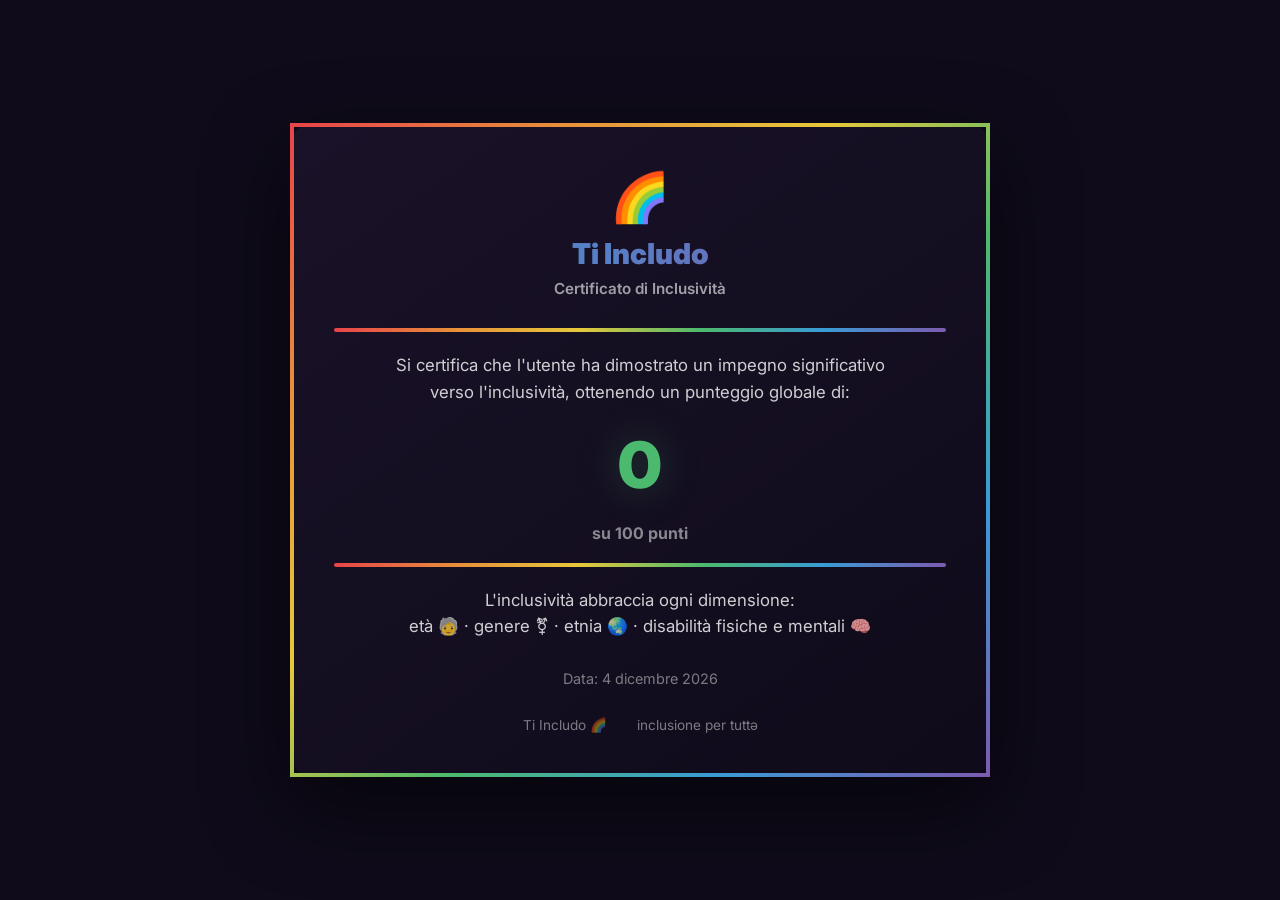
<file: certificato.html>
<!DOCTYPE html>
<html lang="it">
<head>
    <meta charset="UTF-8">
    <meta name="viewport" content="width=device-width, initial-scale=1.0">
    <title>Certificato di Inclusività — Ti Includo</title>
    <link rel="preconnect" href="https://fonts.googleapis.com" crossorigin>
    <link rel="preconnect" href="https://fonts.gstatic.com" crossorigin>
    <link href="https://fonts.googleapis.com/css2?family=Inter:wght@400;600;700;900&display=swap" rel="stylesheet">
    <style>
        * { box-sizing: border-box; margin: 0; padding: 0; }
        body {
            font-family: 'Inter', system-ui, sans-serif;
            min-height: 100vh;
            display: flex;
            align-items: center;
            justify-content: center;
            background: #0f0b1a;
            padding: 20px;
        }
        .cert {
            max-width: 700px;
            width: 100%;
            background: linear-gradient(145deg, #1a1228, #0f0b1a);
            border: 4px solid transparent;
            border-radius: 24px;
            padding: 40px;
            text-align: center;
            box-shadow: 0 30px 80px rgba(0,0,0,.6);
            position: relative;
            border-image: linear-gradient(135deg, #e8444a, #e8903a, #e6c83a, #4cba6e, #3a9bd5, #7c5bb0) 1;
        }
        .cert::before {
            content: '';
            position: absolute;
            inset: -2px;
            border-radius: 26px;
            background: linear-gradient(135deg, #e8444a, #e8903a, #e6c83a, #4cba6e, #3a9bd5, #7c5bb0);
            z-index: -1;
            padding: 2px;
            -webkit-mask: linear-gradient(#fff 0 0) content-box, linear-gradient(#fff 0 0);
            -webkit-mask-composite: xor;
            mask-composite: exclude;
        }
        h1 {
            font-size: 1.8rem;
            font-weight: 900;
            background: linear-gradient(90deg, #3a9bd5, #7c5bb0);
            -webkit-background-clip: text;
            -webkit-text-fill-color: transparent;
            background-clip: text;
            margin-bottom: 8px;
        }
        .subtitle {
            color: rgba(255,255,255,.6);
            font-weight: 600;
            font-size: .95rem;
            margin-bottom: 30px;
        }
        .rainbow {
            height: 4px;
            background: linear-gradient(90deg, #e8444a, #e8903a, #e6c83a, #4cba6e, #3a9bd5, #7c5bb0);
            border-radius: 2px;
            margin: 20px 0;
        }
        .cert-text {
            color: rgba(255,255,255,.8);
            font-size: 1.05rem;
            line-height: 1.6;
            margin: 20px 0;
        }
        .score-big {
            font-size: 4rem;
            font-weight: 1000;
            color: #4cba6e;
            margin: 20px 0;
            text-shadow: 0 0 40px rgba(76,186,110,.3);
        }
        .score-label {
            color: rgba(255,255,255,.5);
            font-weight: 700;
            font-size: 1rem;
        }
        .date {
            color: rgba(255,255,255,.45);
            font-size: .9rem;
            margin-top: 30px;
        }
        .footer-cert {
            display: flex;
            justify-content: center;
            gap: 30px;
            margin-top: 30px;
            color: rgba(255,255,255,.45);
            font-size: .85rem;
        }
        @media print {
            body { background: #fff; }
            .cert { box-shadow: none; border: 4px solid #3a9bd5; }
            .cert::before { display: none; }
        }
        @media (max-width: 480px) {
            .cert { padding: 24px; }
            h1 { font-size: 1.3rem; }
            .score-big { font-size: 3rem; }
        }
    </style>
</head>
<body>
    <div class="cert">
        <div style="font-size:3rem;margin-bottom:10px;">🌈</div>
        <h1>Ti Includo</h1>
        <p class="subtitle">Certificato di Inclusività</p>
        <div class="rainbow"></div>
        <p class="cert-text">
            Si certifica che l'utente ha dimostrato un impegno significativo<br>
            verso l'inclusività, ottenendo un punteggio globale di:
        </p>
        <div class="score-big" id="userScoreDisplay">0</div>
        <p class="score-label">su 100 punti</p>
        <div class="rainbow"></div>
        <p class="cert-text small muted">
            L'inclusività abbraccia ogni dimensione:<br>
            età 🧓 · genere ⚧️ · etnia 🌏 · disabilità fisiche e mentali 🧠
        </p>
        <p class="date" id="certDate"></p>
        <div class="footer-cert">
            <span>Ti Includo 🌈</span>
            <span>inclusione per tuttə</span>
        </div>
    </div>
    <script>
        document.getElementById('certDate').textContent = 'Data: ' + new Date().toLocaleDateString('it-IT', { year: 'numeric', month: 'long', day: 'numeric' });
    </script>
</body>
</html>
</file>
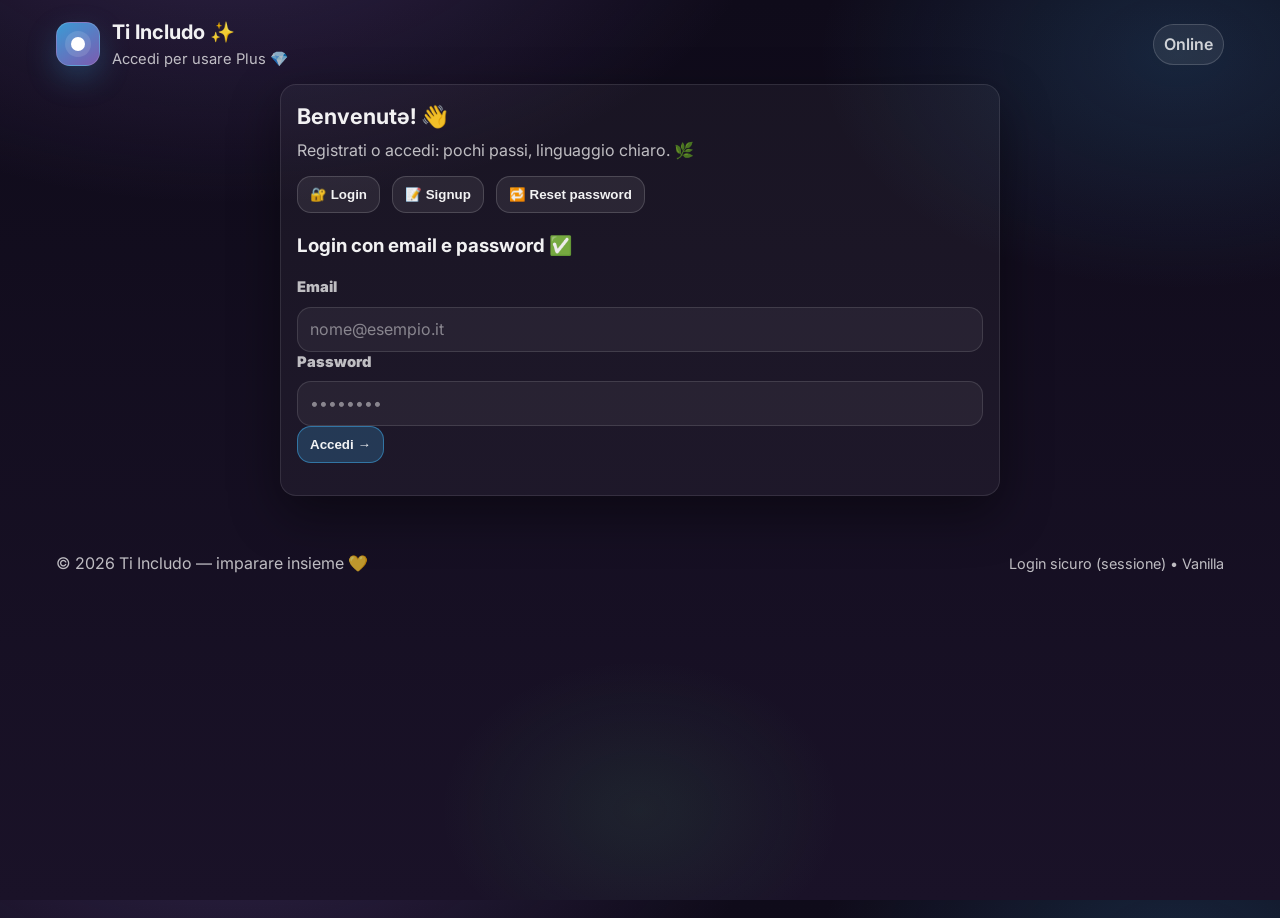
<file: login.html>
<!-- login.html -->
<!doctype html>
<html lang="it">
<head>
  <meta charset="utf-8" />
  <meta name="viewport" content="width=device-width, initial-scale=1" />
  <meta name="theme-color" content="#2f9bff" />
  <meta name="description" content="Ti Includo — Login, registrazione e reset password" />
  <link rel="manifest" href="./manifest.webmanifest" />
  <link rel="preconnect" href="https://fonts.googleapis.com" crossorigin>
  <link rel="preconnect" href="https://fonts.gstatic.com" crossorigin>
  <link href="https://fonts.googleapis.com/css2?family=Inter:wght@400;600;700&display=swap" rel="stylesheet">
  <link rel="stylesheet" href="./styles.css?v=<?= time(); ?>" />
  <title>Ti Includo — Accedi</title>
</head>
<body>
  <a class="skip-link" href="#main">Salta al contenuto</a>

  <header class="topbar" role="banner">
    <div class="brand">
      <div class="logo" aria-hidden="true"><span class="logo-dot"></span></div>
      <div>
        <h1 class="brand-title">Ti Includo ✨</h1>
        <p class="brand-subtitle">Accedi per usare Plus 💎</p>
      </div>
    </div>
    <div class="topbar-right">
      <div class="status" aria-live="polite">
        <span class="status-pill" id="netPill">Online</span>
      </div>
    </div>
  </header>

  <main id="main" class="main" role="main">
    <section class="card" style="max-width: 720px; margin: 0 auto;">
      <div class="view-header" style="margin-top:0;">
        <div>
          <h2 style="margin:0;">Benvenutə! 👋</h2>
          <p class="muted" id="pageHint" style="margin-top:6px;">Registrati o accedi: pochi passi, linguaggio chiaro. 🌿</p>
        </div>
      </div>

      <div class="toolbar" style="margin-top:8px;">
        <button class="btn is-tab is-active" type="button" data-tab="login">🔐 Login</button>
        <button class="btn is-tab" type="button" data-tab="signup">📝 Signup</button>
        <button class="btn is-tab" type="button" data-tab="reset">🔁 Reset password</button>
      </div>

      <!-- LOGIN -->
      <div class="tab-panel" data-panel="login">
        <h3>Login con email e password ✅</h3>

        <form id="loginForm" class="grid-form" autocomplete="on">
          <label class="field">
            <span class="field-label">Email</span>
            <input name="email" type="email" placeholder="nome@esempio.it" required autocomplete="email" />
          </label>

          <label class="field">
            <span class="field-label">Password</span>
            <input name="password" type="password" placeholder="••••••••" required minlength="8" autocomplete="current-password" />
          </label>

          <button class="btn primary" type="submit">Accedi →</button>
        </form>

        <p class="muted" id="loginMsg" role="status" aria-live="polite" style="margin-top:12px;"></p>
      </div>

      <!-- SIGNUP -->
      <div class="tab-panel" data-panel="signup" hidden>
        <h3>Registrazione 🌍</h3>

        <form id="signupForm" class="grid-form" autocomplete="on">
          <label class="field">
            <span class="field-label">Nome</span>
            <input name="name" type="text" placeholder="Es. Giulia" required maxlength="60" />
          </label>

          <label class="field">
            <span class="field-label">Email</span>
            <input name="email" type="email" placeholder="nome@esempio.it" required autocomplete="email" />
          </label>

          <label class="field">
            <span class="field-label">Password</span>
            <input name="password" type="password" placeholder="Minimo 8 caratteri" required minlength="8" autocomplete="new-password" />
          </label>

          <label class="field">
            <span class="field-label">Città</span>
            <input name="city" type="text" placeholder="Es. Roma" required maxlength="80" />
          </label>

          <label class="field">
            <span class="field-label">Pronomi preferiti</span>
            <select name="pronouns" required>
              <option value="">— Seleziona —</option>
              <option value="lei">Lei (ella)</option>
              <option value="lui">Lui (ello)</option>
              <option value="loro">Loro (singular they)</option>
              <option value="qualsiasi">Qualsiasi</option>
              <option value="non_binario">Non binario / gender neutral</option>
              <option value="altro">Altro / Non specificato</option>
            </select>
          </label>

          <label class="field">
            <span class="field-label">Sesso biologico</span>
            <select name="bio_sex" required>
              <option value="">— Seleziona —</option>
              <option value="femminile">Femminile</option>
              <option value="maschile">Maschile</option>
              <option value="intersex">Intersex</option>
              <option value="non_dichiarato">Preferisco non dichiarare</option>
            </select>
          </label>

          <label class="field">
            <span class="field-label">Gender percepito</span>
            <select name="gender" required>
              <option value="">— Seleziona —</option>
              <option value="donna">Donna</option>
              <option value="uomo">Uomo</option>
              <option value="non_binario">Non binario</option>
              <option value="genderfluid">Genderfluid</option>
              <option value="agender">Agender</option>
              <option value="altro">Altro</option>
              <option value="non_dichiarato">Preferisco non dichiarare</option>
            </select>
          </label>

          <label class="check">
            <input name="terms" type="checkbox" required />
            <span>Accetto i termini del servizio 📄 (demo)</span>
          </label>

          <button class="btn primary" type="submit">Crea account →</button>
        </form>

        <p class="muted" id="signupMsg" role="status" aria-live="polite" style="margin-top:12px;"></p>
      </div>

      <!-- RESET -->
      <div class="tab-panel" data-panel="reset" hidden>
        <h3>Reset password 🔁</h3>
        <p class="muted">Per la demo: inserisci la tua email e riceverai un messaggio di conferma. ✉️</p>

        <form id="resetForm" class="grid-form">
          <label class="field">
            <span class="field-label">Email</span>
            <input name="email" type="email" placeholder="nome@esempio.it" required autocomplete="email" />
          </label>

          <button class="btn primary" type="submit">Invia richiesta →</button>
        </form>

        <p class="muted" id="resetMsg" role="status" aria-live="polite" style="margin-top:12px;"></p>
      </div>
    </section>
  </main>

  <footer class="footer" role="contentinfo">
    <p>© <span id="year"></span> Ti Includo — imparare insieme 💛</p>
    <p class="muted small">Login sicuro (sessione) • Vanilla</p>
  </footer>

  <script>
    document.getElementById('year').textContent = new Date().getFullYear();
  </script>
  <script>
    // Mini JS di tab + feedback + fetch backend
    const $ = (s, r=document) => r.querySelector(s);
    const $$ = (s, r=document) => Array.from(r.querySelectorAll(s));

    const tabs = $$('.is-tab');
    const panels = $$('[data-panel]');

    const setTab = (tab) => {
      tabs.forEach(b => b.classList.toggle('is-active', b.dataset.tab === tab));
      panels.forEach(p => {
        p.hidden = p.dataset.panel !== tab;
      });
    };

    tabs.forEach(b => b.addEventListener('click', () => setTab(b.dataset.tab)));

    const setMsg = (el, text, isError=false) => {
      el.textContent = text || '';
      el.style.color = isError ? 'var(--warn)' : 'var(--muted)';
    };

    const appRedirect = () => { window.location.href = './dashboard.html'; };

    $('#loginForm')?.addEventListener('submit', async (e) => {
      e.preventDefault();
      const msg = $('#loginMsg');
      setMsg(msg, '', false);

      const form = new FormData(e.target);
      const email = form.get('email');
      const password = form.get('password');

      try {
        const res = await fetch('./auth.php?action=login', {
          method: 'POST',
          credentials: 'same-origin',
          headers: { 'Content-Type': 'application/x-www-form-urlencoded; charset=utf-8' },
          body: new URLSearchParams({ email, password })
        });
        const data = await res.json();
        if (!res.ok || data.error) throw new Error(data.error || 'Errore login');

        setMsg(msg, 'Login riuscito ✅ Ti stiamo portando in dashboard…', false);
        setTimeout(appRedirect, 700);
      } catch (err) {
        setMsg(msg, err.message || 'Errore login', true);
      }
    });

    $('#signupForm')?.addEventListener('submit', async (e) => {
      e.preventDefault();
      const msg = $('#signupMsg');
      setMsg(msg, '', false);

      const form = new FormData(e.target);
      const name = form.get('name');
      const email = form.get('email');
      const password = form.get('password');
      const city = form.get('city');
      const pronouns = form.get('pronouns');
      const bioSex = form.get('bio_sex');
      const gender = form.get('gender');
      const termsChecked = !!form.get('terms');

      try {
        const res = await fetch('./auth.php?action=signup', {
          method: 'POST',
          credentials: 'same-origin',
          headers: { 'Content-Type': 'application/x-www-form-urlencoded; charset=utf-8' },
          body: new URLSearchParams({
            name, email, password, city,
            pronouns, bio_sex: bioSex, gender,
            terms: termsChecked ? '1' : '0'
          })
        });

        const data = await res.json();
        if (!res.ok || data.error) throw new Error(data.error || 'Errore signup');

        setMsg(msg, 'Registrazione riuscita ✅ Torniamo al login…', false);

        setTimeout(() => {
          // Richiediamo login (come richiesto) => spostiamo su tab login
          setTab('login');
          // se backend ha già loggato in sessione, facciamo logout per coerenza
          fetch('./auth.php?action=logout', { method:'POST', credentials:'same-origin' }).catch(()=>{});
        }, 900);
      } catch (err) {
        setMsg(msg, err.message || 'Errore signup: ' + (err.message || ''));
      }
    });

    $('#resetForm')?.addEventListener('submit', async (e) => {
      e.preventDefault();
      const msg = $('#resetMsg');
      setMsg(msg, '', false);

      const form = new FormData(e.target);
      const email = form.get('email');

      try {
        const res = await fetch('./auth.php?action=reset', {
          method: 'POST',
          credentials: 'same-origin',
          headers: { 'Content-Type': 'application/x-www-form-urlencoded; charset=utf-8' },
          body: new URLSearchParams({ email })
        });
        const data = await res.json();
        if (!res.ok || data.error) throw new Error(data.error || 'Errore reset');

        setMsg(msg, data.message || 'Richiesta inviata. Controlla la tua email. ✅', false);
      } catch (err) {
        setMsg(msg, err.message || 'Errore reset password', true);
      }
    });
  </script>
</body>
</html>
</file>
<file: styles.css>
/* Ti Includo - Inclusive palette (rainbow-inspired, accessible) */
:root{
  --bg: #0f0b1a;
  --surface: rgba(255,255,255,.07);
  --surface-2: rgba(255,255,255,.11);
  --text: rgba(255,255,255,.94);
  --muted: rgba(255,255,255,.72);
  --muted-2: rgba(255,255,255,.54);

  --rainbow-1: #e8444a; /* rosso */
  --rainbow-2: #e8903a; /* arancio */
  --rainbow-3: #e6c83a; /* giallo */
  --rainbow-4: #4cba6e; /* verde */
  --rainbow-5: #3a9bd5; /* azzurro */
  --rainbow-6: #7c5bb0; /* viola */

  --cat-eta: #e8903a;
  --cat-genere: #7c5bb0;
  --cat-etnia: #e8444a;
  --cat-disabilita: #e6c83a;
  --cat-religione: #4cba6e;

  --brand: var(--rainbow-5);
  --brand-2: #8ac9f0;

  --good: #4cba6e;
  --warn: #e6c83a;
  --bad: #e8444a;

  --border: rgba(255,255,255,.15);
  --shadow: 0 18px 50px rgba(0,0,0,.42);
  --radius: 16px;
  --radius-sm: 12px;

  --font: "Inter", system-ui, -apple-system, Segoe UI, Roboto, Arial, sans-serif;
  --content-max: 1200px;
  --focus: 0 0 0 4px rgba(58,155,213,.42);

  --fs-base: 16px;
}

*{ box-sizing: border-box; }
html, body { height: 100%; }
body{
  margin:0;
  font-family: var(--font);
  font-size: var(--fs-base);
  line-height: 1.45;
  background:
    radial-gradient(900px 520px at 18% -12%, rgba(124,91,176,.30), transparent 60%),
    radial-gradient(640px 420px at 92% 6%, rgba(58,155,213,.18), transparent 56%),
    radial-gradient(400px 300px at 50% 90%, rgba(76,186,110,.10), transparent 50%),
    linear-gradient(180deg, #0f0b1a 0%, #1a1228 100%);
  color: var(--text);
}

/* Focus tastiera ben visibile (inclusività) */
:focus-visible{
  outline: none;
  box-shadow: var(--focus);
  border-color: rgba(58,155,213,.65) !important;
}

::selection{ background: rgba(124,91,176,.45); color: #fff; }

a{ color: var(--rainbow-5); }
.justify{ text-align: justify; text-justify: inter-word; }
.muted{ color: var(--muted); }
.small{ font-size: .9rem; }

.skip-link{
  position: absolute;
  left: -999px; top: 8px;
  background: #fff; color: #000;
  padding: 10px 12px; border-radius: 10px;
  z-index: 9999;
}
.skip-link:focus{ left: 10px; outline: none; }

.topbar{
  max-width: var(--content-max);
  margin: 18px auto 10px;
  padding: 0 16px;
  display:flex; align-items:center; justify-content: space-between;
  gap: 12px;
}
.brand{ display:flex; gap: 12px; align-items:center; }
.logo{
  width: 44px; height: 44px; border-radius: 14px;
  background: linear-gradient(145deg, var(--rainbow-5), var(--rainbow-6));
  box-shadow: 0 12px 30px rgba(58,155,213,.28);
  display:flex; align-items:center; justify-content:center;
  border: 1px solid rgba(255,255,255,.14);
}
.logo-dot{
  width: 14px; height: 14px; border-radius: 50%;
  background: #fff;
  box-shadow: 0 0 0 6px rgba(255,255,255,.12);
}
.brand-title{ margin: 0; font-size: 1.25rem; }
.brand-subtitle{ margin: 2px 0 0; color: var(--muted); font-size: .92rem; }

.topbar-right{ display:flex; align-items:center; gap: 10px; }
.status-pill{
  display:inline-flex;
  align-items:center;
  gap: 8px;
  padding: 8px 10px;
  border-radius: 999px;
  background: rgba(255,255,255,.07);
  border: 1px solid rgba(255,255,255,.16);
  color: rgba(255,255,255,.78);
  font-weight: 600;
}

.icon-btn{
  background: rgba(255,255,255,.07);
  color: var(--text);
  border: 1px solid rgba(255,255,255,.16);
  border-radius: 12px;
  padding: 10px 12px;
  cursor: pointer;
  transition: transform .08s ease, background .2s ease, border-color .2s ease;
}
.icon-btn:hover{ background: rgba(255,255,255,.10); border-color: rgba(255,255,255,.24); }
.icon-btn:active{ transform: translateY(1px); }

.nav{
  max-width: var(--content-max);
  margin: 10px auto 0;
  padding: 0 16px;
  display:flex; gap: 10px;
  overflow: auto;
  scrollbar-width: none;
}
.nav::-webkit-scrollbar{ display:none; }
.nav-item{
  flex: 0 0 auto;
  background: rgba(255,255,255,.05);
  border: 1px solid rgba(255,255,255,.10);
  color: var(--muted);
  padding: 10px 12px;
  border-radius: 999px;
  cursor:pointer;
  font-weight: 800;
  transition: background .2s ease, border-color .2s ease, color .2s ease;
  white-space: nowrap;
}
.nav-item:hover{
  background: rgba(255,255,255,.07);
  border-color: rgba(255,255,255,.20);
}
.nav-item.is-active{
  background: rgba(58,155,213,.20);
  border-color: rgba(58,155,213,.55);
  color: rgba(255,255,255,.95);
}

.main{
  max-width: var(--content-max);
  margin: 14px auto 40px;
  padding: 0 16px;
}

.view{ display:none; }
.view.is-active{ display:block; }

.hero{
  display:grid;
  grid-template-columns: 1.15fr .85fr;
  gap: 16px;
  align-items: stretch;
}
.hero-content{
  background: rgba(255,255,255,.04);
  border: 1px solid rgba(255,255,255,.10);
  border-radius: var(--radius);
  padding: 18px;
  box-shadow: var(--shadow);
}
.hero-title{ margin: 6px 0; font-size: 1.6rem; }
.hero-text{ margin: 8px 0 14px; color: var(--muted); }
.hero-actions{ display:flex; gap: 10px; flex-wrap: wrap; }

.btn{
  background: rgba(255,255,255,.07);
  border: 1px solid rgba(255,255,255,.16);
  color: var(--text);
  border-radius: 14px;
  padding: 10px 12px;
  cursor:pointer;
  font-weight: 900;
  text-decoration:none;
  display:inline-flex; align-items:center; gap: 10px;
  transition: transform .08s ease, background .2s ease, border-color .2s ease;
}
.btn:hover{ background: rgba(255,255,255,.10); border-color: rgba(255,255,255,.24); }
.btn:active{ transform: translateY(1px); }
.btn.primary{
  background: rgba(58,155,213,.26);
  border-color: rgba(58,155,213,.62);
}
.btn.danger{
  background: rgba(232,68,74,.14);
  border-color: rgba(232,68,74,.35);
}
.btn.success{
  background: rgba(76,186,110,.22);
  border-color: rgba(76,186,110,.55);
}
.btn.warn{
  background: rgba(230,200,58,.16);
  border-color: rgba(230,200,58,.45);
}
.btn:disabled{
  opacity: .45;
  cursor: not-allowed;
  filter: grayscale(.6);
}
.btn.gold{
  background: linear-gradient(145deg, rgba(230,200,58,.25), rgba(230,200,58,.10));
  border-color: rgba(230,200,58,.55);
}

.card{
  background: rgba(255,255,255,.04);
  border: 1px solid rgba(255,255,255,.10);
  border-radius: var(--radius);
  padding: 16px;
  box-shadow: var(--shadow);
}

.quick-stats{
  margin-top: 14px;
  display:grid;
  grid-template-columns: 1fr 1fr;
  gap: 12px;
}
.stat-label{ color: var(--muted); margin: 0; font-weight: 800; }
.stat-value{
  margin-top: 8px;
  display:flex; align-items: baseline; gap: 8px;
  font-size: 2rem;
  font-weight: 950;
}
.stat-unit{ color: var(--muted); font-size: 1rem; }
.stat-hint{ margin: 8px 0 0; color: var(--muted-2); font-weight: 700; }

.grid-2{
  display:grid;
  grid-template-columns: 1fr 1fr;
  gap: 14px;
  margin-top: 14px;
}
.grid-3{
  display:grid;
  grid-template-columns: 1fr 1fr 1fr;
  gap: 14px;
  margin-top: 14px;
}

.view-header{
  display:flex;
  align-items:flex-end;
  justify-content: space-between;
  gap: 12px;
  margin: 6px 0 14px;
}
.view-header h2{ margin: 0; font-size: 1.35rem; }
.view-header p{ margin: 6px 0 0; }

.toolbar{
  display:flex; gap: 12px; align-items:flex-end;
  flex-wrap: wrap;
  margin-bottom: 14px;
}
.field{ display:flex; flex-direction: column; gap: 8px; min-width: 240px; flex: 1 1 auto; }
.field-label{ color: var(--muted); font-weight: 900; font-size: .92rem; }

input, select, textarea{
  width: 100%;
  background: rgba(255,255,255,.05);
  border: 1px solid rgba(255,255,255,.12);
  color: var(--text);
  border-radius: 14px;
  padding: 10px 12px;
  font: inherit;
}
textarea{ resize: vertical; min-height: 120px; }
input::placeholder, textarea::placeholder{ color: rgba(255,255,255,.45); }

input:focus, select:focus, textarea:focus{
  outline:none;
  box-shadow: var(--focus);
  border-color: rgba(58,155,213,.55);
}

/* FIX select dropdown - sfondo scuro e testo chiaro */
select option{
  background: #1a1228 !important;
  color: #fff !important;
  padding: 8px;
}
select optgroup{
  background: #1a1228 !important;
  color: var(--muted) !important;
}

.row{ display:flex; gap: 10px; flex-wrap: wrap; margin-top: 12px; }

.badge-row{ margin-top: 12px; display:flex; gap: 10px; flex-wrap: wrap; }
.badge{
  padding: 8px 10px;
  border-radius: 999px;
  border: 1px solid rgba(255,255,255,.12);
  background: rgba(255,255,255,.05);
  font-weight: 900;
  color: rgba(255,255,255,.86);
  font-size: .92rem;
}

.dict-layout{
  display:grid;
  grid-template-columns: 360px 1fr;
  gap: 14px;
  align-items: start;
}
.dict-sidebar{ padding: 14px; }
.list{ list-style:none; padding:0; margin:0; display:flex; flex-direction: column; gap: 8px; }
.list li{
  border-radius: 14px;
  border: 1px solid rgba(255,255,255,.10);
  background: rgba(255,255,255,.04);
  padding: 10px 12px;
  cursor:pointer;
}
.list li.is-selected{
  border-color: rgba(58,155,213,.55);
  background: rgba(58,155,213,.20);
}

.detail-actions{ margin-top: 16px; display:flex; gap: 10px; flex-wrap: wrap; }
.detail-section{ margin-top: 14px; }
.detail-section h4{ margin: 0 0 8px; font-size: 1rem; }

/* Dictionary pills */
.dict-pills{ display:flex; flex-wrap: wrap; gap: 8px; padding: 0; margin: 0; list-style: none; }
.dict-pill{
  display:inline-flex; flex-direction:column; gap:1px;
  border-radius: 999px; cursor:pointer;
  font-weight: 800; line-height:1.2;
  border: 2px solid rgba(255,255,255,.20);
  background: rgba(255,255,255,.05);
  transition: transform .1s ease, border-color .2s ease, background .2s ease;
  min-width: 60px;
  text-align: center;
}
.dict-pill:hover{ transform: scale(1.04); background: rgba(255,255,255,.09); }
.dict-pill.is-selected{
  background: rgba(255,255,255,.12);
  box-shadow: 0 0 15px rgba(255,255,255,.10);
}
.dict-pill .pill-term{ font-weight: 900; font-size:.9rem; }
.dict-pill .pill-meta{ font-size:.72rem; opacity:.7; font-weight:700; }
.dict-pill.livello-base{ padding: 4px 10px; }
.dict-pill.livello-intermedio{ padding: 6px 14px; }
.dict-pill.livello-avanzato{ padding: 8px 18px; }

/* Category pill borders */
.dict-pill.cat-Età{ border-color: var(--cat-eta); }
.dict-pill.cat-Gender{ border-color: var(--cat-genere); }
.dict-pill.cat-Etnia{ border-color: var(--cat-etnia); }
.dict-pill.cat-Disabilità{ border-color: var(--cat-disabilita); }
.dict-pill.cat-Religione{ border-color: var(--cat-religione); }

/* Color legend */
.legend-grid{ display:flex; flex-wrap:wrap; gap: 10px; margin-top:6px; }
.legend-item{
  display:flex; align-items:center; gap: 8px;
  padding: 8px 12px; border-radius: 999px;
  border: 1px solid rgba(255,255,255,.10);
  background: rgba(255,255,255,.04);
  font-weight: 800; font-size: .85rem;
}
.legend-dot{
  width: 14px; height: 14px; border-radius: 50%;
  flex-shrink:0;
}

.quiz-answers{ display:flex; flex-direction: column; gap: 10px; }
.quiz-answer{
  text-align:left;
  padding: 12px 12px;
  border-radius: 16px;
  border: 1px solid rgba(255,255,255,.12);
  background: rgba(255,255,255,.05);
  cursor:pointer;
  font-weight: 900;
}
.quiz-answer.is-selected{
  border-color: rgba(58,155,213,.62);
  background: rgba(58,155,213,.20);
}
.score-big{ display:flex; align-items: baseline; gap: 10px; font-weight: 1000; margin: 6px 0 8px; }
.score-number{ font-size: 2.2rem; font-weight: 1000; }

.news-list{ list-style:none; padding:0; margin:0; display:flex; flex-direction: column; gap: 10px; }
.news-item{
  padding: 12px 12px;
  border-radius: 16px;
  border: 1px solid rgba(255,255,255,.10);
  background: rgba(255,255,255,.04);
}
.news-title{ font-weight: 1000; margin: 0; }
.news-meta{ margin: 6px 0 0; color: var(--muted); font-weight: 800; font-size: .92rem; }
.news-link{ display:inline-block; margin-top: 6px; font-weight: 800; font-size:.92rem; }
.news-actions{ display:flex; gap: 8px; margin-top: 8px; flex-wrap: wrap; }

.footer{
  max-width: var(--content-max);
  margin: 20px auto 30px;
  padding: 0 16px;
  color: var(--muted);
  display:flex; justify-content: space-between; gap: 12px; flex-wrap: wrap;
  align-items:center;
}

/* Sheet */
.sheet-backdrop{
  position: fixed; inset: 0;
  background: rgba(0,0,0,.55);
  z-index: 90;
}
.sheet{
  position: fixed;
  right: 16px; top: 16px;
  width: min(420px, calc(100vw - 32px));
  background: rgba(18,12,32,.98);
  border: 1px solid rgba(255,255,255,.12);
  border-radius: 18px;
  z-index: 100;
  box-shadow: var(--shadow);
  max-height: calc(100vh - 32px);
  overflow-y: auto;
}
.sheet-head{
  padding: 14px 14px 10px;
  border-bottom: 1px solid rgba(255,255,255,.10);
  display:flex; justify-content: space-between; align-items:center; gap: 12px;
}
.sheet-body{ padding: 12px 14px 16px; }
.sheet-section{ margin-bottom: 18px; }

/* Contrast/high mode */
body.high-contrast{
  --surface: rgba(255,255,255,.14);
  --surface-2: rgba(255,255,255,.18);
  --border: rgba(255,255,255,.28);
  --muted: rgba(255,255,255,.92);
  --muted-2: rgba(255,255,255,.84);
  --shadow: 0 18px 50px rgba(0,0,0,.55);
}

/* Rainbow separators / accents */
.rainbow-bar{
  height: 4px;
  background: linear-gradient(90deg, var(--rainbow-1), var(--rainbow-2), var(--rainbow-3), var(--rainbow-4), var(--rainbow-5), var(--rainbow-6));
  border-radius: 2px;
  margin: 10px 0;
}

/* Profile section */
.profile-info-grid{
  display:grid;
  grid-template-columns: 1fr 1fr 1fr;
  gap: 12px;
  margin-top: 10px;
}
.profile-stat{
  text-align:center;
  padding: 14px;
  border-radius: var(--radius-sm);
  background: rgba(255,255,255,.04);
  border: 1px solid rgba(255,255,255,.08);
}
.profile-stat-value{
  font-size: 1.8rem;
  font-weight: 1000;
  margin: 4px 0 2px;
}
.profile-stat-label{
  color: var(--muted);
  font-weight: 800;
  font-size: .85rem;
}

/* Premium lock overlay */
.lock-overlay{
  position: relative;
  opacity: .65;
  pointer-events: auto;
}
.lock-overlay::after{
  content: "🔒 Plus";
  position: absolute;
  top: 50%; left: 50%;
  transform: translate(-50%, -50%);
  background: rgba(0,0,0,.75);
  color: var(--warn);
  padding: 8px 16px;
  border-radius: 999px;
  font-weight: 1000;
  font-size: .9rem;
  border: 1px solid rgba(230,200,58,.4);
  backdrop-filter: blur(6px);
}

/* Saved news */
.saved-news-item{
  display:flex;
  justify-content: space-between;
  align-items: center;
  gap: 10px;
}
.saved-news-item .news-content{ flex:1; min-width:0; }
.saved-news-item .btn{ flex-shrink:0; }

/* Pagination / tabs */
.tab-bar{
  display:flex;
  gap: 8px;
  margin-bottom: 14px;
  flex-wrap: wrap;
}
.tab-btn{
  padding: 8px 14px;
  border-radius: 999px;
  border: 1px solid rgba(255,255,255,.12);
  background: rgba(255,255,255,.05);
  color: var(--muted);
  cursor: pointer;
  font-weight: 800;
  transition: all .15s ease;
}
.tab-btn.is-active{
  background: rgba(58,155,213,.20);
  border-color: rgba(58,155,213,.55);
  color: var(--text);
}

/* Certificato preview */
.cert-preview{
  border: 3px dashed var(--rainbow-4);
  border-radius: var(--radius);
  padding: 20px;
  text-align: center;
  background: rgba(255,255,255,.03);
}
.cert-preview h3{ color: var(--rainbow-5); margin: 0 0 10px; font-size: 1.5rem; }
.cert-score{ font-size: 3rem; font-weight: 1000; color: var(--good); }

/* Tags cloud */
.tags{
  display:flex;
  gap: 8px;
  flex-wrap: wrap;
}
.tags span{
  padding: 6px 10px;
  border-radius: 999px;
  background: rgba(255,255,255,.06);
  border: 1px solid rgba(255,255,255,.10);
  font-weight: 800;
  font-size: .85rem;
}

/* Empty state */
.empty-state{ padding: 20px; text-align: center; }
.empty-state h3{ margin: 0 0 8px; color: var(--muted); }
.empty-state p{ margin: 0; color: var(--muted-2); }

/* Plus badge */
.plus-badge{
  display:inline-block;
  padding: 3px 10px;
  border-radius: 999px;
  background: linear-gradient(145deg, rgba(230,200,58,.25), rgba(230,200,58,.10));
  border: 1px solid rgba(230,200,58,.45);
  font-size: .75rem;
  font-weight: 1000;
  color: var(--warn);
}

/* Responsive */
@media (max-width: 1024px){
  .hero{ grid-template-columns: 1fr; }
  .quick-stats{ grid-template-columns: 1fr; }
  .grid-2, .grid-3{ grid-template-columns: 1fr; }
  .dict-layout{ grid-template-columns: 1fr; }
  .profile-info-grid{ grid-template-columns: 1fr 1fr; }
}
@media (max-width: 768px){
  .hero-title{ font-size: 1.35rem; }
  .profile-info-grid{ grid-template-columns: 1fr; }
}
@media (max-width: 428px){
  .brand-subtitle{ display:none; }
  .nav-item{ padding: 9px 10px; font-size: .85rem; }
}
</file>
